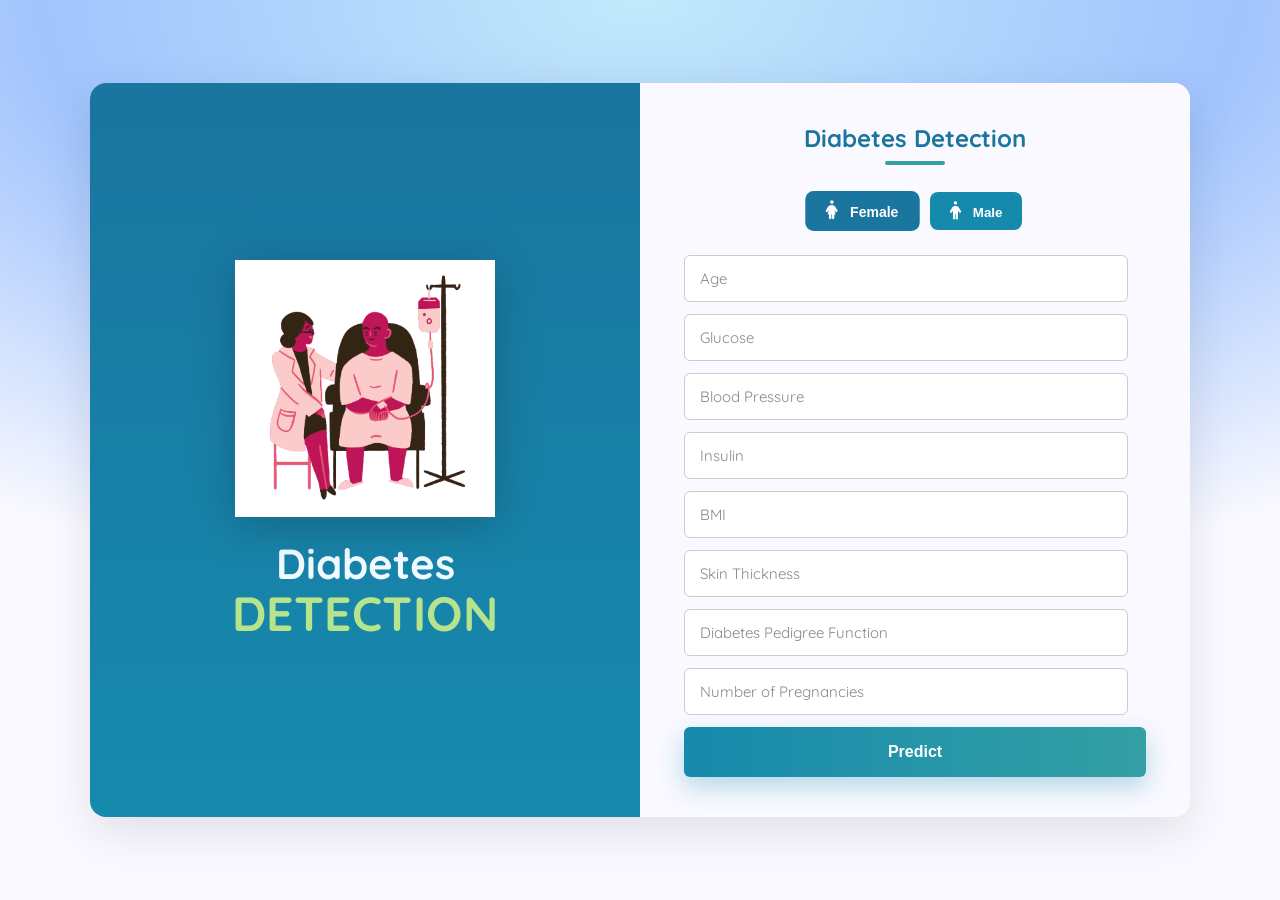
<file: 5th Sem Project/Frontend/index.html>
<!DOCTYPE html>
<html lang="en">
  <head>
    <meta charset="utf-8" />
    <title>Diabetes Detection</title>
    <meta name="viewport" content="width=device-width, initial-scale=1.0" />
    <link
      href="https://fonts.googleapis.com/css?family=Quicksand:400,700&display=swap"
      rel="stylesheet"
    />
    <link rel="stylesheet" href="style.css" />
    <link
      rel="stylesheet"
      href="https://cdnjs.cloudflare.com/ajax/libs/font-awesome/6.5.0/css/all.min.css"
    />

    <style>
      .switch-btn {
        padding: 10px 20px;
        margin: 5px;
        border: none;
        border-radius: 8px;
        background: #168aad;
        color: white;
        font-weight: 700;
        cursor: pointer;
        transition: 0.2s ease;
      }

      .switch-btn.active {
        background: #1a759f;
        transform: scale(1.05);
      }

      .button-container {
        text-align: center;
        margin-bottom: 20px;
      }

      .input-group {
        position: relative;
        margin: 12px 0;
        width: 96%;
      }

      .input-group input,
      .input-group select {
        width: 100%;
        padding: 14px 12px;
        border: 1px solid #ccc;
        border-radius: 6px;
        font-size: 15px;
        background: white;
      }

      .input-group label {
        position: absolute;
        top: 14px;
        left: 12px;
        font-size: 15px;
        color: #888;
        transition: 0.2s ease;
        pointer-events: none;
        background: white;
        padding: 0 4px;
      }

      .input-group input:focus + label,
      .input-group input:not(:placeholder-shown) + label,
      .input-group select:focus + label,
      .input-group select:not([value=""]):valid + label {
        top: -8px;
        left: 10px;
        font-size: 12px;
        color: #168aad;
      }

      .switch-btn i {
        margin-right: 8px;
        font-size: 18px;
      }
    </style>
  </head>

  <body>
    <div class="container">
      <div class="contact-box">
        <div class="left">
          <img src="bg.png" alt="Diabetes illustration" class="hero" />
          <div class="left-caption">
            <span class="word1">Diabetes</span><br />
            <span class="word2">DETECTION</span>
          </div>
        </div>

        <div class="right">
          <h2>Diabetes Detection</h2>

          <div class="button-container">
            <button id="femaleBtn" class="switch-btn active">
              <i class="fa-solid fa-person-dress"></i> Female
            </button>

            <button id="maleBtn" class="switch-btn">
              <i class="fa-solid fa-person"></i> Male
            </button>
          </div>

          <!-- FEMALE -->
          <div id="femaleForm">
            <form action="/predict" method="POST">
              <div class="input-group">
                <input
                  required
                  type="number"
                  name="Age"
                  placeholder=" "
                  min="10"
                  max="90"
                />
                <label>Age</label>
              </div>

              <div class="input-group">
                <input
                  required
                  type="number"
                  name="Glucose"
                  placeholder=" "
                  min="50"
                  max="300"
                />
                <label>Glucose</label>
              </div>

              <div class="input-group">
                <input
                  required
                  type="number"
                  name="BloodPressure"
                  placeholder=" "
                  min="40"
                  max="200"
                />
                <label>Blood Pressure</label>
              </div>

              <div class="input-group">
                <input
                  required
                  type="number"
                  name="Insulin"
                  placeholder=" "
                  min="0"
                  max="400"
                />
                <label>Insulin</label>
              </div>

              <div class="input-group">
                <input
                  required
                  type="number"
                  step="0.1"
                  name="BMI"
                  placeholder=" "
                  min="10"
                  max="60"
                />
                <label>BMI</label>
              </div>

              <div class="input-group">
                <input
                  required
                  type="number"
                  name="SkinThickness"
                  placeholder=" "
                  min="0"
                  max="100"
                />
                <label>Skin Thickness</label>
              </div>

              <div class="input-group">
                <input
                  required
                  type="number"
                  step="0.01"
                  name="DiabetesPedigreeFunction"
                  placeholder=" "
                  min="0.0"
                  max="5.0"
                />
                <label>Diabetes Pedigree Function</label>
              </div>

              <div class="input-group">
                <input
                  required
                  type="number"
                  name="Pregnancies"
                  placeholder=" "
                  min="0"
                  max="20"
                />
                <label>Number of Pregnancies</label>
              </div>

              <button class="btn" type="submit"><b>Predict</b></button>
            </form>
          </div>

          <!-- MALE -->
          <div id="maleForm" style="display: none">
            <form action="/predict_male" method="POST">
              <div class="input-group">
                <input
                  type="number"
                  name="age"
                  placeholder=" "
                  required
                  min="10"
                  max="90"
                />
                <label>Age</label>
              </div>

              <div class="input-group">
                <select name="hypertension" required>
                  <option value="" disabled selected></option>
                  <option value="0">0 - No Hypertension</option>
                  <option value="1">1 - Has Hypertension</option>
                </select>
                <label>Hypertension</label>
              </div>

              <div class="input-group">
                <select name="heart_disease" required>
                  <option value="" disabled selected></option>
                  <option value="0">0 - No Heart Disease</option>
                  <option value="1">1 - Has Heart Disease</option>
                </select>
                <label>Heart Disease</label>
              </div>

              <div class="input-group">
                <select name="smoking_history" required>
                  <option value="" disabled selected></option>
                  <option value="never">Never</option>
                  <option value="current">Current</option>
                  <option value="former">Former</option>
                  <option value="No Info">No Info</option>
                </select>
                <label>Smoking History</label>
              </div>

              <div class="input-group">
                <input
                  type="number"
                  step="0.01"
                  name="bmi"
                  placeholder=" "
                  required
                  min="10"
                  max="60"
                />
                <label>BMI</label>
              </div>

              <div class="input-group">
                <input
                  type="number"
                  step="0.01"
                  name="hba1c"
                  placeholder=" "
                  required
                  min="3"
                  max="15"
                />
                <label>HbA1c Level</label>
              </div>

              <div class="input-group">
                <input
                  type="number"
                  step="0.01"
                  name="blood_glucose"
                  placeholder=" "
                  required
                  min="50"
                  max="300"
                />
                <label>Blood Glucose Level</label>
              </div>

              <button type="submit" class="btn"><b>Predict</b></button>
            </form>
          </div>
        </div>
      </div>
    </div>

    <!-- SWITCH FORMS -->
    <script>
      const femaleBtn = document.getElementById("femaleBtn");
      const maleBtn = document.getElementById("maleBtn");

      const femaleForm = document.getElementById("femaleForm");
      const maleForm = document.getElementById("maleForm");

      femaleBtn.addEventListener("click", () => {
        femaleForm.style.display = "block";
        maleForm.style.display = "none";

        femaleBtn.classList.add("active");
        maleBtn.classList.remove("active");
      });

      maleBtn.addEventListener("click", () => {
        femaleForm.style.display = "none";
        maleForm.style.display = "block";

        maleBtn.classList.add("active");
        femaleBtn.classList.remove("active");
      });
    </script>
  </body>
</html>
</file>
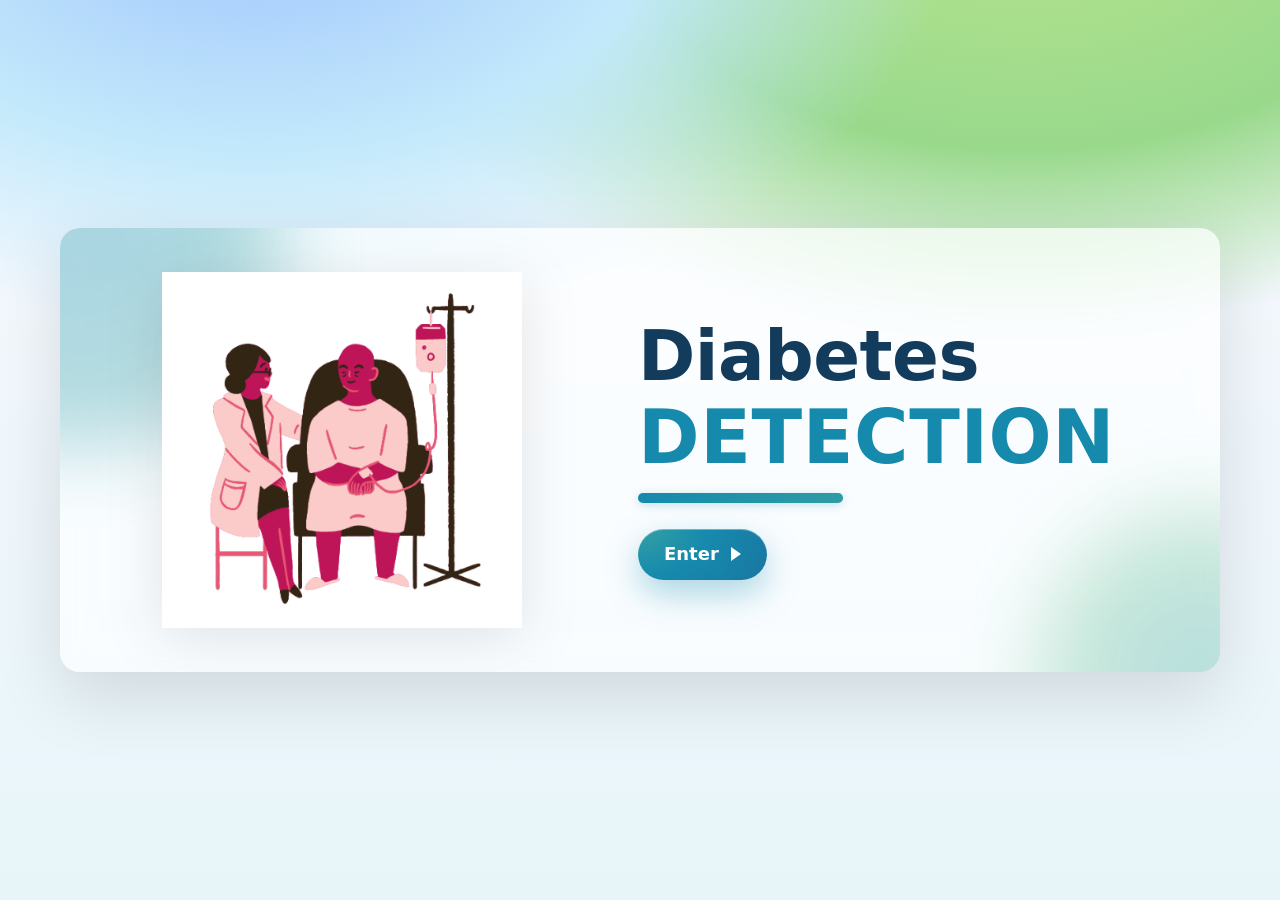
<file: 5th Sem Project/Frontend/cover.html>
<!DOCTYPE html>
<html lang="en">
  <head>
    <meta charset="utf-8" />
    <meta name="viewport" content="width=device-width,initial-scale=1" />
    <title>Diabetes Detection</title>

    <link
      href="https://fonts.googleapis.com/css2?family=Poppins:wght@400;700;800&display=swap"
      rel="stylesheet"
    />

    <link rel="stylesheet" href="cover.css" />
  </head>
  <body>
    <main class="page">
      <section class="brand">
        <div class="blob a" aria-hidden="true"></div>
        <div class="blob b" aria-hidden="true"></div>

        <div class="art">
          <img src="bg.png" alt="Diabetes detection illustration" />
        </div>

        <div class="title">
          <span class="line1">Diabetes</span>
          <span class="line2">DETECTION</span>
          <div class="underline" aria-hidden="true"></div>

          <a
            class="cta"
            href="./index.html"
            role="button"
            aria-label="Enter Diabetes Detection app"
          >
            Enter
            <span class="arrow" aria-hidden="true"></span>
          </a>
        </div>
      </section>
    </main>
  </body>
</html>
</file>
<file: 5th Sem Project/Frontend/style.css>
/* === Reset & Base === */
* {
  margin: 0;
  padding: 0;
  box-sizing: border-box;
  transition: all 0.2s ease;
}

html,
body {
  height: 100%;
}

body {
  font-family: "Quicksand", sans-serif;
  background: radial-gradient(
    1200px 600px at 50% 0%,
    #c2e9fb 0%,
    #a1c4fd 50%,
    #f9f9ff 100%
  );
  color: #1b1b1b;
}

/* === Layout Container === */
.container {
  min-height: 100dvh;
  display: flex;
  align-items: center;
  justify-content: center;
  padding: 24px;
}

/* === Main Card === */
.contact-box {
  width: min(100%, 1100px);
  display: grid;
  grid-template-columns: 1fr 1fr;
  background: #ffffff;
  border-radius: 16px;
  box-shadow: 0 16px 48px rgba(0, 0, 0, 0.1);
  overflow: hidden;
}

/* === Left Side === */
.left {
  background: linear-gradient(180deg, #1a759f 0%, #168aad 100%);
  display: flex;
  flex-direction: column;
  align-items: center;
  justify-content: center;
  padding: 40px 28px;
  min-height: 540px;
  text-align: center;
  color: #ffffff;
}

.hero {
  width: min(60%, 260px);
  height: auto;
  display: block;
  filter: drop-shadow(0 8px 22px rgba(0, 0, 0, 0.2));
  margin-bottom: 24px;
}

.left-caption {
  line-height: 1.1;
}

.left-caption .word1 {
  font-weight: 700;
  font-size: 42px;
  color: #f0faff;
}

.left-caption .word2 {
  font-weight: 800;
  font-size: 48px;
  color: #b5e48c;
  letter-spacing: 0.5px;
}

/* === Right Side === */
.right {
  padding: 40px 44px;
  background-color: #f9f9ff;
}

h2 {
  position: relative;
  text-align: center;
  font-weight: 700;
  color: #1a759f;
  padding-bottom: 12px;
  margin-bottom: 22px;
}

h2::after {
  content: "";
  position: absolute;
  left: 50%;
  bottom: 0;
  transform: translateX(-50%);
  height: 4px;
  width: 60px;
  border-radius: 2px;
  background: #34a0a4;
}

/* === Input Fields === */
.field {
  display: block;
  width: 100%;
  border: 2px solid transparent;
  outline: 0;
  background-color: #eef6f9;
  padding: 0.9rem 1rem;
  font-size: 1rem;
  border-radius: 6px;
  color: #333;
  margin-bottom: 18px;
  transition: all 0.2s;
}

.field::placeholder {
  color: #7a7a7a;
}

.field:hover {
  background-color: #e3f2f9;
}

.field:focus {
  border-color: #168aad;
  background: #fff;
  box-shadow: 0 0 0 3px rgba(22, 138, 173, 0.15);
}

/* === Buttons === */
.btn {
  width: 100%;
  padding: 1rem 1rem;
  background: linear-gradient(90deg, #168aad 0%, #34a0a4 100%);
  color: #fff;
  font-weight: 700;
  font-size: 1rem;
  border: 0;
  border-radius: 6px;
  cursor: pointer;
  box-shadow: 0 10px 24px rgba(22, 138, 173, 0.3);
}

.btn:hover {
  background: linear-gradient(90deg, #1a759f 0%, #168aad 100%);
  transform: translateY(-1px);
  box-shadow: 0 12px 28px rgba(22, 138, 173, 0.4);
}

.btn:active {
  transform: translateY(0);
}

/* === Result Page === */
.result-right {
  display: grid;
  grid-template-rows: 1fr auto;
  align-items: center;
  justify-items: center;
  text-align: center;
  padding: 36px 40px;
  min-height: 520px;
  gap: 28px;
}

.result-message {
  font-weight: 700;
  color: #1b1b1b;
  font-size: clamp(20px, 2.2vw, 28px);
  line-height: 1.35;
  max-width: 520px;
  margin: 0 auto;
}

.again {
  width: 100%;
  max-width: 520px;
  text-decoration: none;
  display: block;
}

.again .btn {
  width: 100%;
  margin: 0 auto;
}

/* === Responsive Layout === */
@media (max-width: 920px) {
  .contact-box {
    grid-template-columns: 1fr;
  }

  .left {
    min-height: 300px;
    padding: 28px;
  }

  .hero {
    width: min(58%, 220px);
  }

  .left-caption .word1 {
    font-size: 34px;
  }

  .left-caption .word2 {
    font-size: 40px;
  }
}
</file>
<file: 5th Sem Project/Frontend/cover.css>
:root {
  --text-dark: #133b5c;
  --accent: #168aad;
  --accent-2: #34a0a4;
  --ink: #1b1b1b;
  --glass: #ffffffb3;
  --maxw: 1160px;
  --radius: 20px;
}

* {
  box-sizing: border-box;
}
html,
body {
  height: 100%;
}

body {
  margin: 0;
  font-family: "Quicksand", system-ui, -apple-system, Segoe UI, Roboto, Arial,
    sans-serif;
  color: var(--ink);
  background: radial-gradient(
      1000px 600px at 20% -10%,
      #a1c4fd 0%,
      #c2e9fb 40%,
      transparent 70%
    ),
    radial-gradient(
      1000px 600px at 80% -10%,
      #b5e48c 0%,
      #99d98c 40%,
      transparent 70%
    ),
    linear-gradient(180deg, #f9f9ff 0%, #e7f5f9 100%);
}

.page {
  min-height: 100%;
  display: grid;
  place-items: center;
  padding: 28px;
}

.brand {
  width: 100%;
  max-width: var(--maxw);
  display: grid;
  grid-template-columns: 480px 1fr;
  align-items: center;
  gap: 56px;
  position: relative;
  padding: 36px 42px;
  border-radius: var(--radius);
  background: var(--glass);
  -webkit-backdrop-filter: blur(14px) saturate(130%);
  backdrop-filter: blur(14px) saturate(130%);
  box-shadow: 0 24px 70px rgba(0, 0, 0, 0.12);
  overflow: hidden;
  z-index: 0;
}

.blob {
  position: absolute;
  filter: blur(40px);
  opacity: 0.35;
  z-index: 0;
  pointer-events: none;
}

.blob.a {
  width: 360px;
  height: 360px;
  left: -120px;
  top: -120px;
  background: radial-gradient(
    circle at 40% 40%,
    #168aad 0%,
    #34a0a4 60%,
    transparent 70%
  );
}

.blob.b {
  width: 300px;
  height: 300px;
  right: -100px;
  bottom: -120px;
  background: radial-gradient(
    circle at 60% 60%,
    #34a0a4 0%,
    #76c893 60%,
    transparent 70%
  );
}

.art,
.title {
  position: relative;
  z-index: 1;
}

.art {
  display: flex;
  align-items: flex-end;
  justify-content: center;
  padding: 8px;
}

.art img {
  width: min(92%, 360px);
  height: auto;
  display: block;
  filter: drop-shadow(0 10px 28px rgba(0, 0, 0, 0.1));
}

.title {
  line-height: 1.05;
}

.title .line1 {
  font-weight: 800;
  font-size: clamp(44px, 5.4vw, 92px);
  color: var(--text-dark);
  letter-spacing: -0.5px;
}

.title .line2 {
  display: block;
  margin-top: 6px;
  font-weight: 800;
  font-size: clamp(46px, 5.8vw, 100px);
  color: var(--accent);
  letter-spacing: 0.6px;
  text-shadow: 0 2px 0 #ffffff;
}

.underline {
  width: min(260px, 38%);
  height: 10px;
  margin-top: 16px;
  background: linear-gradient(90deg, var(--accent) 0%, var(--accent-2) 100%);
  border-radius: 999px;
  box-shadow: 0 6px 16px rgba(22, 138, 173, 0.25) inset,
    0 2px 10px rgba(22, 138, 173, 0.25);
}

.cta {
  display: inline-flex;
  align-items: center;
  gap: 12px;
  margin-top: 26px;
  padding: 16px 26px;
  font-weight: 800;
  font-size: clamp(16px, 2.3vw, 18px);
  color: #fff;
  background: radial-gradient(
    120% 200% at 0% 0%,
    #34a0a4 0%,
    #168aad 45%,
    #1a759f 100%
  );
  border: 0;
  border-radius: 999px;
  text-decoration: none;
  box-shadow: 0 14px 34px rgba(22, 138, 173, 0.35),
    inset 0 1px 0 rgba(255, 255, 255, 0.35);
  transition: transform 0.12s ease, box-shadow 0.12s ease, filter 0.2s ease;
  cursor: pointer;
  position: relative;
  z-index: 2;
}

.cta:hover {
  transform: translateY(-1px);
  box-shadow: 0 18px 40px rgba(22, 138, 173, 0.4);
  filter: saturate(110%);
}

.cta:active {
  transform: translateY(0);
  box-shadow: 0 10px 24px rgba(22, 138, 173, 0.32);
}

.cta:focus-visible {
  outline: 3px solid #99d98c;
  outline-offset: 3px;
}

.arrow {
  width: 0;
  height: 0;
  border-left: 10px solid #fff;
  border-top: 7px solid transparent;
  border-bottom: 7px solid transparent;
}

@media (max-width: 900px) {
  .brand {
    grid-template-columns: 1fr;
    gap: 28px;
    padding: 28px 22px 32px;
    text-align: center;
  }

  .art {
    order: -1;
  }

  .underline {
    margin-inline: auto;
  }

  .art img {
    width: min(70%, 320px);
  }
}
</file>
